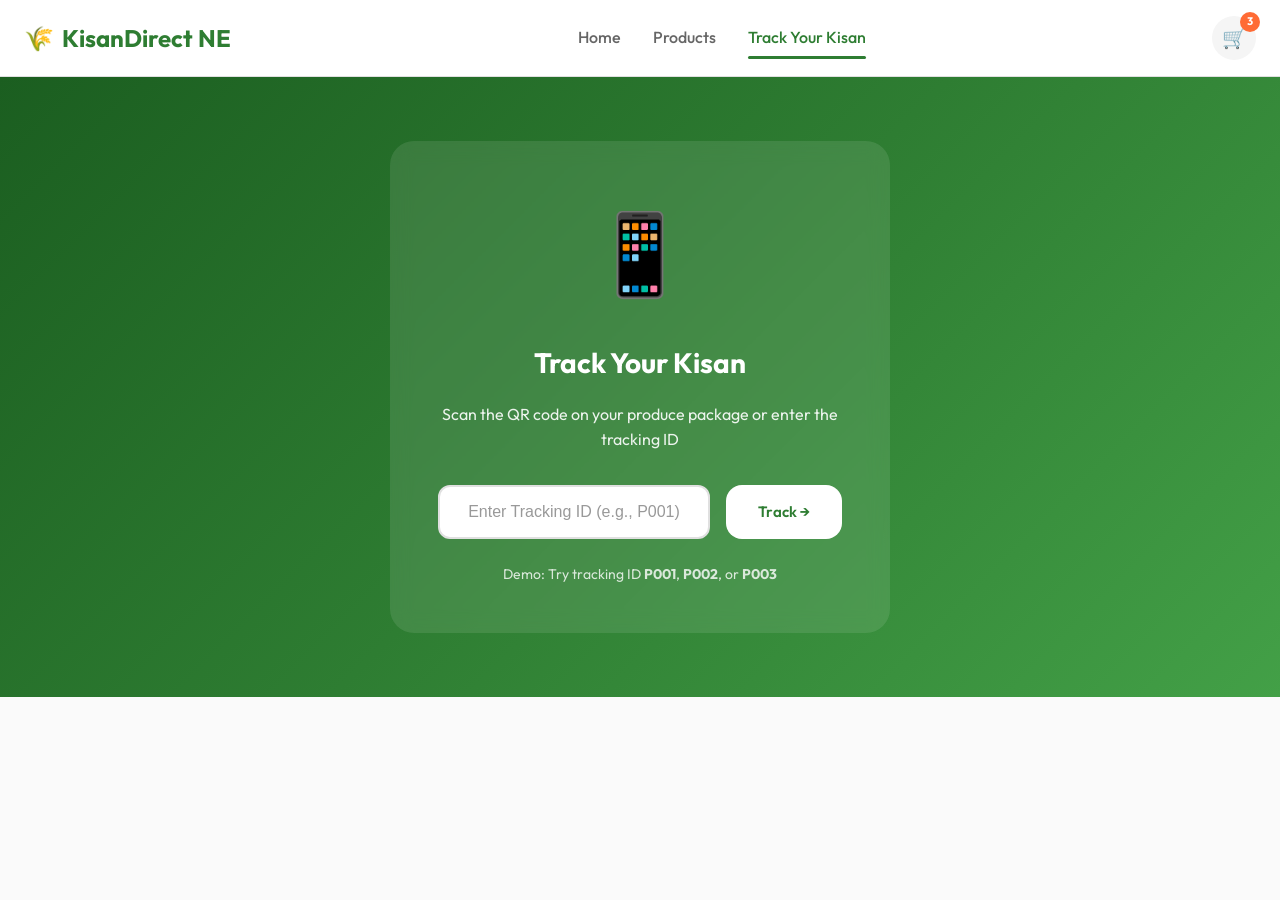
<file: kisan-tracker.html>
<!DOCTYPE html>
<html lang="en">

<head>
    <meta charset="UTF-8">
    <meta name="viewport" content="width=device-width, initial-scale=1.0">
    <title>Kisan Tracker | KisanDirect NE</title>
    <link href="https://fonts.googleapis.com/css2?family=Outfit:wght@300;400;500;600;700;800&display=swap"
        rel="stylesheet">
    <link rel="stylesheet" href="css/styles.css">
    <style>
        .tracker-hero {
            background: var(--gradient-hero);
            color: white;
            padding: var(--space-3xl) 0;
            text-align: center;
        }

        .scan-area {
            max-width: 500px;
            margin: 0 auto;
            background: rgba(255, 255, 255, 0.1);
            border-radius: var(--radius-xl);
            padding: var(--space-2xl);
            backdrop-filter: blur(10px);
        }

        .scan-icon {
            font-size: 80px;
            margin-bottom: var(--space-lg);
            animation: pulse 2s infinite;
        }

        .farmer-profile {
            max-width: 800px;
            margin: calc(-1 * var(--space-3xl)) auto 0;
            position: relative;
            z-index: 10;
        }

        .farmer-header {
            background: var(--bg-card);
            border-radius: var(--radius-xl);
            padding: var(--space-2xl);
            box-shadow: var(--shadow-lg);
            text-align: center;
        }

        .farmer-photo {
            width: 150px;
            height: 150px;
            border-radius: var(--radius-full);
            object-fit: cover;
            border: 5px solid var(--primary);
            margin: calc(-75px - var(--space-lg)) auto var(--space-lg);
        }

        .farmer-name {
            font-size: 28px;
            font-weight: 700;
        }

        .farmer-location {
            color: var(--text-secondary);
            display: flex;
            align-items: center;
            justify-content: center;
            gap: var(--space-xs);
            margin-top: var(--space-xs);
        }

        .farmer-badges-row {
            display: flex;
            justify-content: center;
            gap: var(--space-sm);
            margin-top: var(--space-lg);
            flex-wrap: wrap;
        }

        .farmer-stats-row {
            display: grid;
            grid-template-columns: repeat(4, 1fr);
            gap: var(--space-lg);
            margin-top: var(--space-xl);
            padding-top: var(--space-xl);
            border-top: 1px solid var(--border);
        }

        .farmer-stat {
            text-align: center;
        }

        .farmer-stat-value {
            font-size: 24px;
            font-weight: 700;
            color: var(--primary);
        }

        .farmer-stat-label {
            font-size: 13px;
            color: var(--text-secondary);
        }

        .farmer-bio {
            background: var(--bg-secondary);
            border-radius: var(--radius-lg);
            padding: var(--space-lg);
            margin-top: var(--space-xl);
            font-style: italic;
            color: var(--text-secondary);
            position: relative;
        }

        .farmer-bio::before {
            content: '"';
            font-size: 48px;
            color: var(--primary);
            position: absolute;
            top: 0;
            left: var(--space-md);
            line-height: 1;
        }

        .journey-section {
            background: var(--bg-card);
            border-radius: var(--radius-xl);
            padding: var(--space-2xl);
            margin-top: var(--space-xl);
            box-shadow: var(--shadow-sm);
        }

        .journey-header {
            display: flex;
            align-items: center;
            justify-content: space-between;
            margin-bottom: var(--space-xl);
        }

        .timeline-item {
            position: relative;
            padding-left: var(--space-2xl);
            padding-bottom: var(--space-xl);
        }

        .timeline-item::before {
            content: '';
            position: absolute;
            left: 11px;
            top: 28px;
            bottom: 0;
            width: 2px;
            background: var(--border);
        }

        .timeline-item:last-child::before {
            display: none;
        }

        .timeline-dot {
            position: absolute;
            left: 0;
            width: 24px;
            height: 24px;
            background: var(--primary);
            border-radius: var(--radius-full);
            display: flex;
            align-items: center;
            justify-content: center;
            font-size: 12px;
        }

        .timeline-dot.pending {
            background: var(--border);
        }

        .timeline-content {
            background: var(--bg-secondary);
            border-radius: var(--radius-md);
            padding: var(--space-md);
        }

        .timeline-time {
            font-size: 12px;
            color: var(--text-muted);
            margin-bottom: var(--space-xs);
        }

        .timeline-title {
            font-weight: 600;
        }

        .timeline-desc {
            font-size: 14px;
            color: var(--text-secondary);
        }

        .produces-section {
            margin-top: var(--space-xl);
        }

        .produces-grid {
            display: grid;
            grid-template-columns: repeat(3, 1fr);
            gap: var(--space-md);
            margin-top: var(--space-lg);
        }

        .produce-item {
            background: var(--bg-card);
            border-radius: var(--radius-lg);
            padding: var(--space-lg);
            text-align: center;
            box-shadow: var(--shadow-sm);
            transition: all var(--transition-base);
        }

        .produce-item:hover {
            transform: translateY(-4px);
            box-shadow: var(--shadow-md);
        }

        .produce-icon {
            font-size: 48px;
            margin-bottom: var(--space-sm);
        }

        .map-placeholder {
            background: linear-gradient(135deg, #E8F5E9 0%, #C8E6C9 100%);
            border-radius: var(--radius-lg);
            height: 200px;
            display: flex;
            align-items: center;
            justify-content: center;
            margin-top: var(--space-xl);
        }

        @media (max-width: 768px) {
            .farmer-stats-row {
                grid-template-columns: repeat(2, 1fr);
            }

            .produces-grid {
                grid-template-columns: repeat(2, 1fr);
            }
        }
    </style>
</head>

<body>
    <!-- Navigation -->
    <nav class="nav">
        <div class="container nav-content">
            <a href="index.html" class="nav-logo">
                <span>🌾</span>
                <span>KisanDirect NE</span>
            </a>

            <div class="nav-links">
                <a href="index.html" class="nav-link">Home</a>
                <a href="products.html" class="nav-link">Products</a>
                <a href="kisan-tracker.html" class="nav-link active">Track Your Kisan</a>
            </div>

            <div class="nav-actions">
                <a href="cart.html" class="nav-cart">
                    🛒
                    <span class="nav-cart-count">3</span>
                </a>
            </div>
        </div>
    </nav>

    <!-- Hero / Scan Area -->
    <section class="tracker-hero" id="scanSection">
        <div class="container">
            <div class="scan-area">
                <div class="scan-icon">📱</div>
                <h1 style="font-size: 28px; font-weight: 700; margin-bottom: var(--space-md);">Track Your Kisan</h1>
                <p style="opacity: 0.9; margin-bottom: var(--space-xl);">Scan the QR code on your produce package or
                    enter the tracking ID</p>

                <div style="display: flex; gap: var(--space-md);">
                    <input type="text" class="input" placeholder="Enter Tracking ID (e.g., P001)" id="trackingInput"
                        style="flex: 1; text-align: center; font-size: 16px;">
                    <button class="btn" style="background: white; color: var(--primary);" onclick="trackProduct()">
                        Track →
                    </button>
                </div>

                <p style="margin-top: var(--space-lg); font-size: 14px; opacity: 0.8;">
                    Demo: Try tracking ID <strong>P001</strong>, <strong>P002</strong>, or <strong>P003</strong>
                </p>
            </div>
        </div>
    </section>

    <!-- Farmer Profile (Hidden initially) -->
    <section class="section" id="farmerSection" style="display: none;">
        <div class="container farmer-profile" id="farmerProfile">
            <!-- Loaded by JS -->
        </div>
    </section>

    <script src="js/mock-data.js"></script>
    <script>
        function trackProduct() {
            const input = document.getElementById('trackingInput').value.toUpperCase();
            const productId = input.startsWith('P') ? input : 'P' + input.padStart(3, '0');
            const product = getProductById(productId);

            if (product) {
                showFarmerProfile(product);
            } else {
                alert('Product not found. Try P001, P002, or P003');
            }
        }

        function showFarmerProfile(product) {
            const farmer = getFarmerById(product.farmerId);
            document.getElementById('scanSection').style.display = 'none';
            document.getElementById('farmerSection').style.display = 'block';

            const container = document.getElementById('farmerProfile');
            container.innerHTML = `
                <!-- Header Card -->
                <div class="farmer-header animate-fade-in-up">
                    <img src="${farmer.photo}" alt="${farmer.name}" class="farmer-photo">
                    <h2 class="farmer-name">${farmer.name}</h2>
                    <p class="farmer-location">📍 ${farmer.village}, ${farmer.district} District</p>
                    
                    <div class="farmer-badges-row">
                        ${farmer.certifications.map(c => `<span class="badge badge-verified">✓ ${c}</span>`).join('')}
                        <span class="badge badge-premium">⭐ Top Farmer</span>
                    </div>
                    
                    <div class="farmer-stats-row">
                        <div class="farmer-stat">
                            <div class="farmer-stat-value">${farmer.experience}</div>
                            <div class="farmer-stat-label">Experience</div>
                        </div>
                        <div class="farmer-stat">
                            <div class="farmer-stat-value">${farmer.landSize}</div>
                            <div class="farmer-stat-label">Farm Size</div>
                        </div>
                        <div class="farmer-stat">
                            <div class="farmer-stat-value">⭐ ${farmer.rating}</div>
                            <div class="farmer-stat-label">Rating</div>
                        </div>
                        <div class="farmer-stat">
                            <div class="farmer-stat-value">${farmer.totalOrders}</div>
                            <div class="farmer-stat-label">Orders</div>
                        </div>
                    </div>
                    
                    <div class="farmer-bio">
                        ${farmer.bio}
                    </div>
                </div>
                
                <!-- Product Journey -->
                <div class="journey-section animate-fade-in-up" style="animation-delay: 0.2s;">
                    <div class="journey-header">
                        <div>
                            <h3 style="font-size: 20px; font-weight: 600;">📦 Your ${product.name} Journey</h3>
                            <p style="color: var(--text-secondary); font-size: 14px;">Track ID: KISANDIRECT-${product.id}-${farmer.id}</p>
                        </div>
                        <span class="badge badge-fresh">${product.freshness}</span>
                    </div>
                    
                    <div class="timeline">
                        <div class="timeline-item">
                            <div class="timeline-dot">✓</div>
                            <div class="timeline-content">
                                <div class="timeline-time">Today, 5:30 AM</div>
                                <div class="timeline-title">🌱 Harvested from Farm</div>
                                <div class="timeline-desc">${farmer.name} harvested fresh ${product.name} from the farm in ${farmer.village}</div>
                            </div>
                        </div>
                        <div class="timeline-item">
                            <div class="timeline-dot">✓</div>
                            <div class="timeline-content">
                                <div class="timeline-time">Today, 6:00 AM</div>
                                <div class="timeline-title">✅ Quality Checked</div>
                                <div class="timeline-desc">Passed organic certification and freshness inspection</div>
                            </div>
                        </div>
                        <div class="timeline-item">
                            <div class="timeline-dot">✓</div>
                            <div class="timeline-content">
                                <div class="timeline-time">Today, 6:30 AM</div>
                                <div class="timeline-title">📦 Packed & QR Tagged</div>
                                <div class="timeline-desc">Fresh produce packed with unique QR code for traceability</div>
                            </div>
                        </div>
                        <div class="timeline-item">
                            <div class="timeline-dot">✓</div>
                            <div class="timeline-content">
                                <div class="timeline-time">Today, 7:00 AM</div>
                                <div class="timeline-title">🚚 In Transit</div>
                                <div class="timeline-desc">On the way to Guwahati distribution center</div>
                            </div>
                        </div>
                        <div class="timeline-item">
                            <div class="timeline-dot pending">⏳</div>
                            <div class="timeline-content" style="opacity: 0.6;">
                                <div class="timeline-time">Est. 10:00 AM</div>
                                <div class="timeline-title">🏠 Delivered to You</div>
                                <div class="timeline-desc">Fresh produce at your doorstep!</div>
                            </div>
                        </div>
                    </div>
                </div>
                
                <!-- Map Placeholder -->
                <div class="map-placeholder animate-fade-in-up" style="animation-delay: 0.3s;">
                    <div style="text-align: center;">
                        <div style="font-size: 48px;">🗺️</div>
                        <p style="color: var(--primary-dark);">📍 ${farmer.village}, ${farmer.district} → Your Location</p>
                        <p style="font-size: 13px; color: var(--text-secondary);">~45 km journey</p>
                    </div>
                </div>
                
                <!-- Other Produces -->
                <div class="produces-section animate-fade-in-up" style="animation-delay: 0.4s;">
                    <h3 style="font-size: 20px; font-weight: 600;">🌿 Also from ${farmer.name}'s Farm</h3>
                    <div class="produces-grid">
                        ${farmer.produces.map(p => `
                            <div class="produce-item">
                                <div class="produce-icon">${getProduceIcon(p)}</div>
                                <div style="font-weight: 500;">${p}</div>
                            </div>
                        `).join('')}
                    </div>
                </div>
                
                <!-- Back Button -->
                <div style="text-align: center; margin-top: var(--space-2xl);">
                    <button class="btn btn-secondary" onclick="resetTracker()">← Track Another Product</button>
                    <a href="products.html" class="btn btn-primary">Shop More from ${farmer.name}</a>
                </div>
            `;
        }

        function getProduceIcon(name) {
            const icons = {
                'Kaji Nemu': '🍋', 'Lai Xaak': '🥬', 'Bhoot Jolokia': '🌶️', 'Bhut Jolokia': '🌶️',
                'Paleng Xaak': '🥗', 'Dhekia Xaak': '🌿', 'Mati Kadhi': '🌸',
                "Bird's Eye Chili": '🌶️', 'Tomato': '🍅', 'Cabbage': '🥬',
                'Cauliflower': '🥦', 'Potato': '🥔', 'Onion': '🧅',
                'Robab Tenga': '🍊', 'Komola': '🍊'
            };
            return icons[name] || '🌱';
        }

        function resetTracker() {
            document.getElementById('scanSection').style.display = 'block';
            document.getElementById('farmerSection').style.display = 'none';
            document.getElementById('trackingInput').value = '';
        }

        // Check URL for product ID
        document.addEventListener('DOMContentLoaded', () => {
            const params = new URLSearchParams(window.location.search);
            const productId = params.get('product') || params.get('id');
            if (productId) {
                document.getElementById('trackingInput').value = productId;
                trackProduct();
            }
        });
    </script>
</body>

</html>
</file>
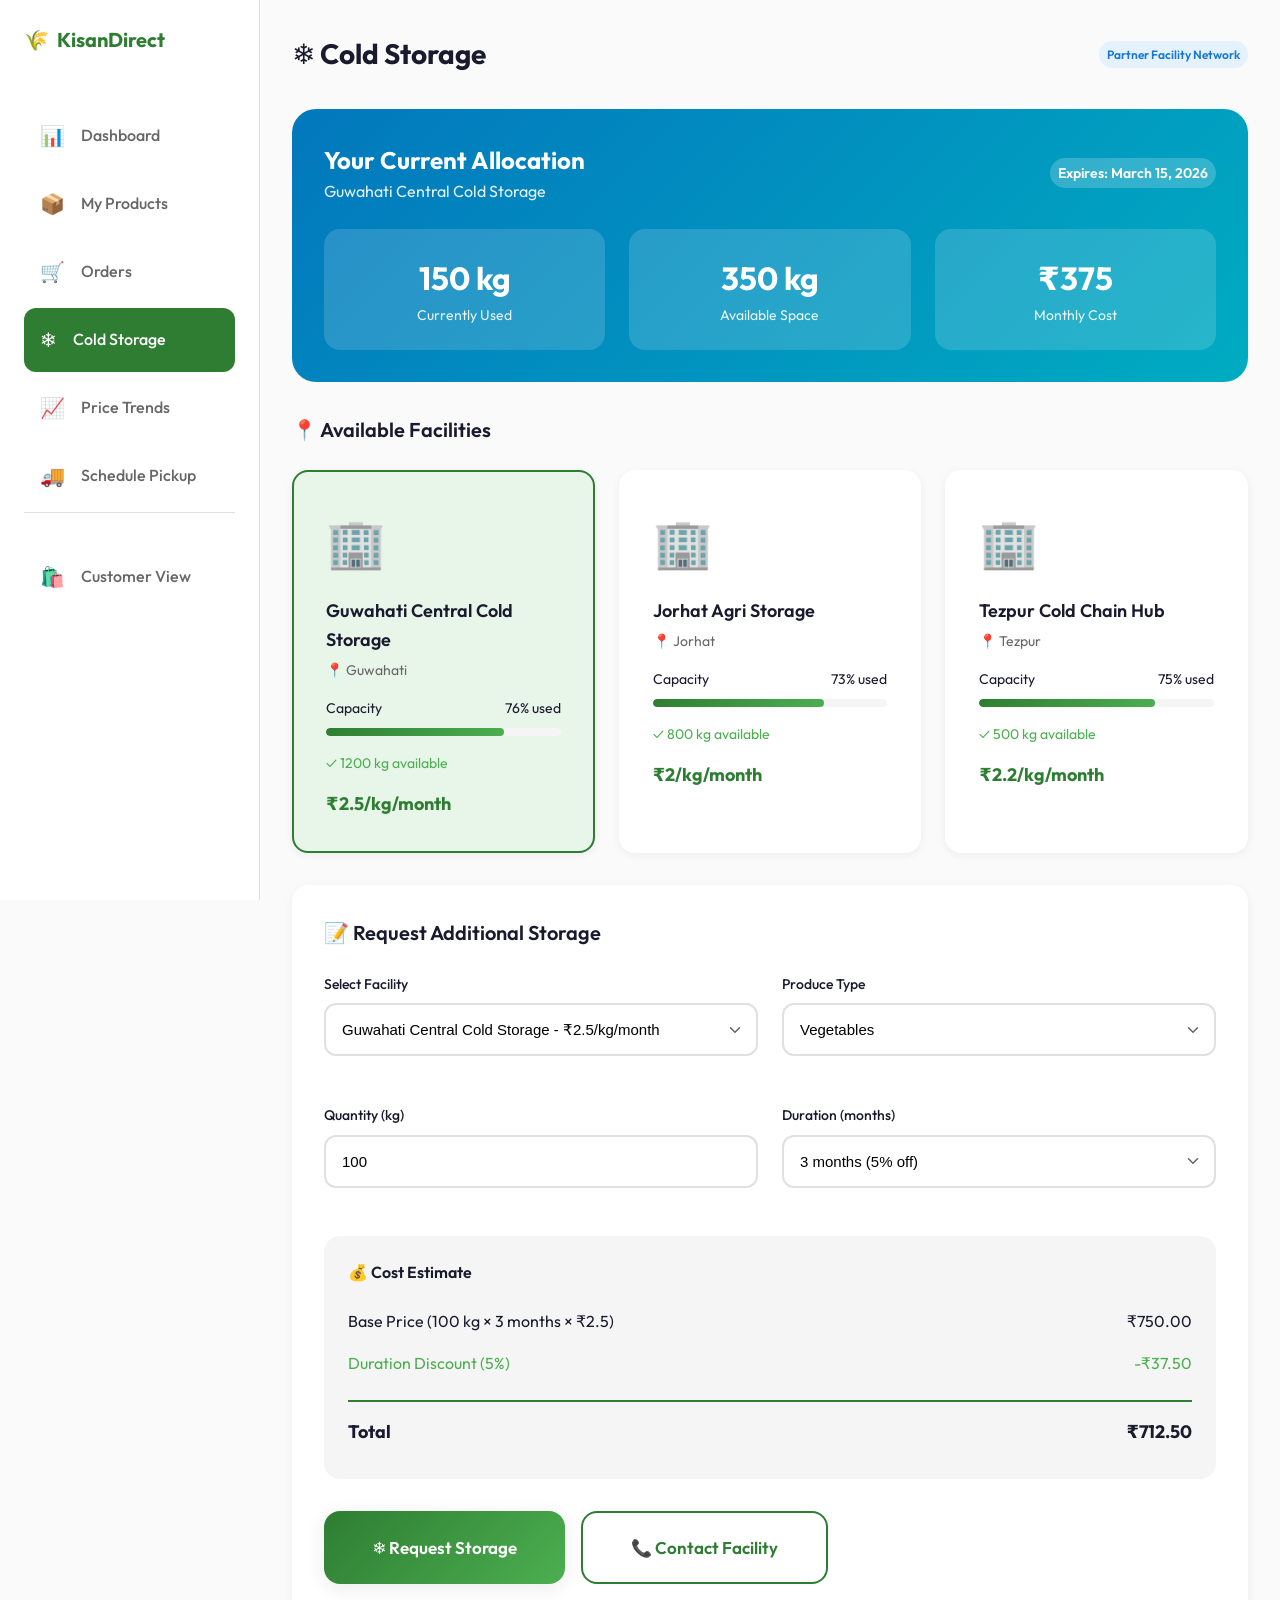
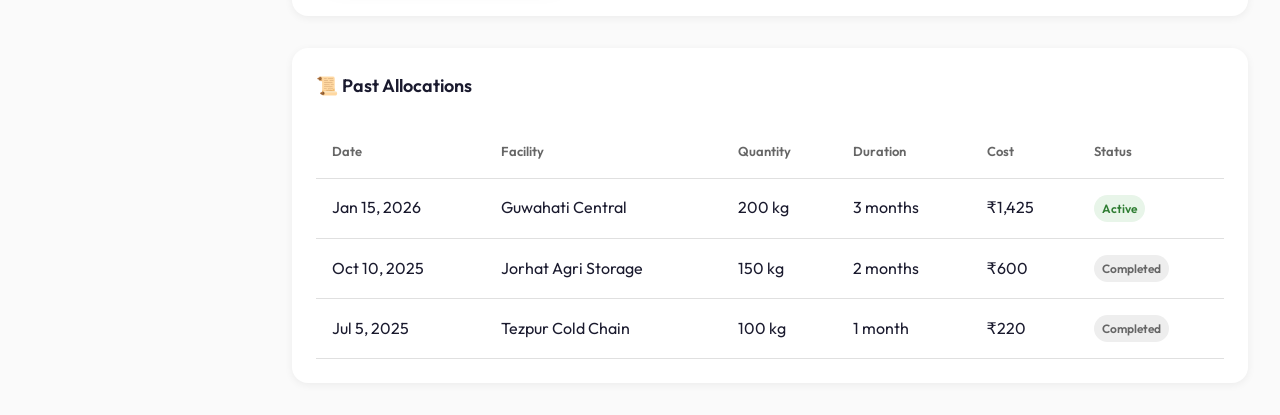
<file: farmer/cold-storage.html>
<!DOCTYPE html>
<html lang="en">

<head>
    <meta charset="UTF-8">
    <meta name="viewport" content="width=device-width, initial-scale=1.0">
    <title>Cold Storage | Farmer Dashboard | KisanDirect NE</title>
    <link href="https://fonts.googleapis.com/css2?family=Outfit:wght@300;400;500;600;700;800&display=swap"
        rel="stylesheet">
    <link rel="stylesheet" href="../css/styles.css">
    <style>
        .cold-hero {
            background: linear-gradient(135deg, #0277BD 0%, #00ACC1 100%);
            color: white;
            border-radius: var(--radius-xl);
            padding: var(--space-xl);
            margin-bottom: var(--space-xl);
        }

        .current-allocation {
            display: grid;
            grid-template-columns: repeat(3, 1fr);
            gap: var(--space-lg);
            margin-top: var(--space-lg);
        }

        .allocation-stat {
            background: rgba(255, 255, 255, 0.15);
            padding: var(--space-lg);
            border-radius: var(--radius-lg);
            text-align: center;
        }

        .allocation-stat-value {
            font-size: 32px;
            font-weight: 700;
        }

        .allocation-stat-label {
            opacity: 0.9;
            font-size: 14px;
        }

        .storage-grid {
            display: grid;
            grid-template-columns: repeat(3, 1fr);
            gap: var(--space-lg);
            margin-bottom: var(--space-xl);
        }

        .storage-card {
            background: var(--bg-card);
            border-radius: var(--radius-lg);
            padding: var(--space-xl);
            box-shadow: var(--shadow-sm);
            border: 2px solid transparent;
            transition: all var(--transition-base);
            cursor: pointer;
        }

        .storage-card:hover {
            border-color: var(--primary);
            transform: translateY(-4px);
        }

        .storage-card.selected {
            border-color: var(--primary);
            background: #E8F5E9;
        }

        .storage-icon {
            font-size: 48px;
            margin-bottom: var(--space-md);
        }

        .storage-name {
            font-size: 18px;
            font-weight: 600;
            margin-bottom: var(--space-xs);
        }

        .storage-location {
            color: var(--text-secondary);
            font-size: 14px;
            margin-bottom: var(--space-md);
        }

        .storage-capacity {
            display: flex;
            justify-content: space-between;
            font-size: 14px;
            margin-bottom: var(--space-sm);
        }

        .capacity-bar {
            height: 8px;
            background: var(--bg-secondary);
            border-radius: var(--radius-full);
            overflow: hidden;
        }

        .capacity-fill {
            height: 100%;
            background: var(--gradient-primary);
            border-radius: var(--radius-full);
        }

        .storage-price {
            margin-top: var(--space-md);
            font-size: 18px;
            font-weight: 700;
            color: var(--primary);
        }

        .request-form {
            background: var(--bg-card);
            border-radius: var(--radius-lg);
            padding: var(--space-xl);
            box-shadow: var(--shadow-sm);
        }

        .form-grid {
            display: grid;
            grid-template-columns: repeat(2, 1fr);
            gap: var(--space-lg);
        }

        .price-calculator {
            background: var(--bg-secondary);
            border-radius: var(--radius-lg);
            padding: var(--space-lg);
            margin-top: var(--space-lg);
        }

        .price-row {
            display: flex;
            justify-content: space-between;
            padding: var(--space-sm) 0;
        }

        .price-row.total {
            border-top: 2px solid var(--primary);
            margin-top: var(--space-md);
            padding-top: var(--space-md);
            font-weight: 700;
            font-size: 18px;
        }

        .history-table {
            width: 100%;
            border-collapse: collapse;
        }

        .history-table th,
        .history-table td {
            padding: var(--space-md);
            text-align: left;
            border-bottom: 1px solid var(--border);
        }

        .history-table th {
            font-weight: 600;
            color: var(--text-secondary);
            font-size: 13px;
        }
    </style>
</head>

<body>
    <div class="dashboard">
        <!-- Sidebar -->
        <aside class="sidebar">
            <div class="sidebar-logo">
                <span>🌾</span>
                <span>KisanDirect</span>
            </div>

            <ul class="sidebar-menu">
                <li class="sidebar-item">
                    <a href="dashboard.html" class="sidebar-link">
                        <span class="icon">📊</span>
                        <span>Dashboard</span>
                    </a>
                </li>
                <li class="sidebar-item">
                    <a href="#" class="sidebar-link">
                        <span class="icon">📦</span>
                        <span>My Products</span>
                    </a>
                </li>
                <li class="sidebar-item">
                    <a href="#" class="sidebar-link">
                        <span class="icon">🛒</span>
                        <span>Orders</span>
                    </a>
                </li>
                <li class="sidebar-item">
                    <a href="cold-storage.html" class="sidebar-link active">
                        <span class="icon">❄️</span>
                        <span>Cold Storage</span>
                    </a>
                </li>
                <li class="sidebar-item">
                    <a href="price-trends.html" class="sidebar-link">
                        <span class="icon">📈</span>
                        <span>Price Trends</span>
                    </a>
                </li>
                <li class="sidebar-item">
                    <a href="pickup.html" class="sidebar-link">
                        <span class="icon">🚚</span>
                        <span>Schedule Pickup</span>
                    </a>
                </li>
            </ul>

            <div style="margin-top: auto; padding-top: var(--space-xl); border-top: 1px solid var(--border);">
                <a href="../index.html" class="sidebar-link">
                    <span class="icon">🛍️</span>
                    <span>Customer View</span>
                </a>
            </div>
        </aside>

        <!-- Main Content -->
        <main class="main-content">
            <div class="page-header">
                <h1 class="page-title">❄️ Cold Storage</h1>
                <span class="badge badge-verified">Partner Facility Network</span>
            </div>

            <!-- Current Allocation -->
            <div class="cold-hero animate-fade-in">
                <div class="flex justify-between items-center">
                    <div>
                        <h2 style="font-size: 24px; font-weight: 700;">Your Current Allocation</h2>
                        <p style="opacity: 0.9;">Guwahati Central Cold Storage</p>
                    </div>
                    <span class="badge" style="background: rgba(255,255,255,0.2); color: white; font-size: 14px;">
                        Expires: March 15, 2026
                    </span>
                </div>

                <div class="current-allocation">
                    <div class="allocation-stat">
                        <div class="allocation-stat-value">150 kg</div>
                        <div class="allocation-stat-label">Currently Used</div>
                    </div>
                    <div class="allocation-stat">
                        <div class="allocation-stat-value">350 kg</div>
                        <div class="allocation-stat-label">Available Space</div>
                    </div>
                    <div class="allocation-stat">
                        <div class="allocation-stat-value">₹375</div>
                        <div class="allocation-stat-label">Monthly Cost</div>
                    </div>
                </div>
            </div>

            <!-- Available Facilities -->
            <h3 style="font-size: 20px; font-weight: 600; margin-bottom: var(--space-lg);">📍 Available Facilities</h3>

            <div class="storage-grid stagger" id="facilitiesGrid">
                <!-- Loaded by JS -->
            </div>

            <!-- Request Form -->
            <div class="request-form animate-fade-in-up">
                <h3 style="font-size: 20px; font-weight: 600; margin-bottom: var(--space-lg);">📝 Request Additional
                    Storage</h3>

                <div class="form-grid">
                    <div class="input-group">
                        <label class="input-label">Select Facility</label>
                        <select class="input select" id="facilitySelect" onchange="calculatePrice()">
                            <option value="guwahati">Guwahati Central Cold Storage - ₹2.5/kg/month</option>
                            <option value="jorhat">Jorhat Agri Storage - ₹2.0/kg/month</option>
                            <option value="tezpur">Tezpur Cold Chain Hub - ₹2.2/kg/month</option>
                        </select>
                    </div>

                    <div class="input-group">
                        <label class="input-label">Produce Type</label>
                        <select class="input select">
                            <option>Vegetables</option>
                            <option>Fruits</option>
                            <option>Leafy Greens</option>
                            <option>Spices</option>
                        </select>
                    </div>

                    <div class="input-group">
                        <label class="input-label">Quantity (kg)</label>
                        <input type="number" class="input" value="100" id="quantityInput" onchange="calculatePrice()">
                    </div>

                    <div class="input-group">
                        <label class="input-label">Duration (months)</label>
                        <select class="input select" id="durationSelect" onchange="calculatePrice()">
                            <option value="1">1 month</option>
                            <option value="3" selected>3 months (5% off)</option>
                            <option value="6">6 months (10% off)</option>
                            <option value="12">12 months (15% off)</option>
                        </select>
                    </div>
                </div>

                <!-- Price Calculator -->
                <div class="price-calculator">
                    <h4 style="font-weight: 600; margin-bottom: var(--space-md);">💰 Cost Estimate</h4>
                    <div class="price-row">
                        <span>Base Price (100 kg × 3 months × ₹2.5)</span>
                        <span id="basePrice">₹750</span>
                    </div>
                    <div class="price-row" style="color: var(--success);">
                        <span>Duration Discount (5%)</span>
                        <span id="discount">-₹37.50</span>
                    </div>
                    <div class="price-row total">
                        <span>Total</span>
                        <span id="totalPrice">₹712.50</span>
                    </div>
                </div>

                <div class="flex gap-md mt-xl">
                    <button class="btn btn-primary btn-lg" onclick="submitRequest()">
                        ❄️ Request Storage
                    </button>
                    <button class="btn btn-secondary btn-lg">
                        📞 Contact Facility
                    </button>
                </div>
            </div>

            <!-- Past Requests -->
            <div class="card mt-xl animate-fade-in-up">
                <div class="card-body">
                    <h3 style="font-size: 18px; font-weight: 600; margin-bottom: var(--space-lg);">📜 Past Allocations
                    </h3>

                    <table class="history-table">
                        <thead>
                            <tr>
                                <th>Date</th>
                                <th>Facility</th>
                                <th>Quantity</th>
                                <th>Duration</th>
                                <th>Cost</th>
                                <th>Status</th>
                            </tr>
                        </thead>
                        <tbody>
                            <tr>
                                <td>Jan 15, 2026</td>
                                <td>Guwahati Central</td>
                                <td>200 kg</td>
                                <td>3 months</td>
                                <td>₹1,425</td>
                                <td><span class="badge badge-organic">Active</span></td>
                            </tr>
                            <tr>
                                <td>Oct 10, 2025</td>
                                <td>Jorhat Agri Storage</td>
                                <td>150 kg</td>
                                <td>2 months</td>
                                <td>₹600</td>
                                <td><span class="badge" style="background: #EEEEEE; color: #666;">Completed</span></td>
                            </tr>
                            <tr>
                                <td>Jul 5, 2025</td>
                                <td>Tezpur Cold Chain</td>
                                <td>100 kg</td>
                                <td>1 month</td>
                                <td>₹220</td>
                                <td><span class="badge" style="background: #EEEEEE; color: #666;">Completed</span></td>
                            </tr>
                        </tbody>
                    </table>
                </div>
            </div>
        </main>
    </div>

    <script src="../js/mock-data.js"></script>
    <script>
        function loadFacilities() {
            const container = document.getElementById('facilitiesGrid');
            container.innerHTML = MOCK_DATA.coldStorage.facilities.map((facility, index) => {
                const usedPercent = ((facility.capacity - facility.available) / facility.capacity * 100).toFixed(0);
                return `
                    <div class="storage-card ${index === 0 ? 'selected' : ''}" onclick="selectFacility(this, ${index})">
                        <div class="storage-icon">🏢</div>
                        <h3 class="storage-name">${facility.name}</h3>
                        <p class="storage-location">📍 ${facility.location}</p>
                        
                        <div class="storage-capacity">
                            <span>Capacity</span>
                            <span>${usedPercent}% used</span>
                        </div>
                        <div class="capacity-bar">
                            <div class="capacity-fill" style="width: ${usedPercent}%;"></div>
                        </div>
                        
                        <div style="margin-top: var(--space-md); font-size: 14px;">
                            <span style="color: var(--success);">✓ ${facility.available} kg available</span>
                        </div>
                        
                        <div class="storage-price">₹${facility.pricePerKg}/kg/month</div>
                    </div>
                `;
            }).join('');
        }

        function selectFacility(element, index) {
            document.querySelectorAll('.storage-card').forEach(el => el.classList.remove('selected'));
            element.classList.add('selected');
            calculatePrice();
        }

        function calculatePrice() {
            const prices = { guwahati: 2.5, jorhat: 2.0, tezpur: 2.2 };
            const discounts = { 1: 0, 3: 0.05, 6: 0.10, 12: 0.15 };

            const facility = document.getElementById('facilitySelect').value;
            const quantity = parseInt(document.getElementById('quantityInput').value) || 100;
            const duration = parseInt(document.getElementById('durationSelect').value) || 3;

            const pricePerKg = prices[facility];
            const basePrice = quantity * duration * pricePerKg;
            const discountRate = discounts[duration];
            const discountAmount = basePrice * discountRate;
            const total = basePrice - discountAmount;

            document.getElementById('basePrice').textContent = `₹${basePrice.toFixed(2)}`;
            document.getElementById('discount').textContent = `-₹${discountAmount.toFixed(2)}`;
            document.getElementById('totalPrice').textContent = `₹${total.toFixed(2)}`;
        }

        function submitRequest() {
            alert('✅ Storage request submitted successfully!\n\nYou will receive a confirmation SMS within 2 hours. Your produce can be stored starting tomorrow.');
        }

        document.addEventListener('DOMContentLoaded', () => {
            loadFacilities();
            calculatePrice();
        });
    </script>
</body>

</html>
</file>
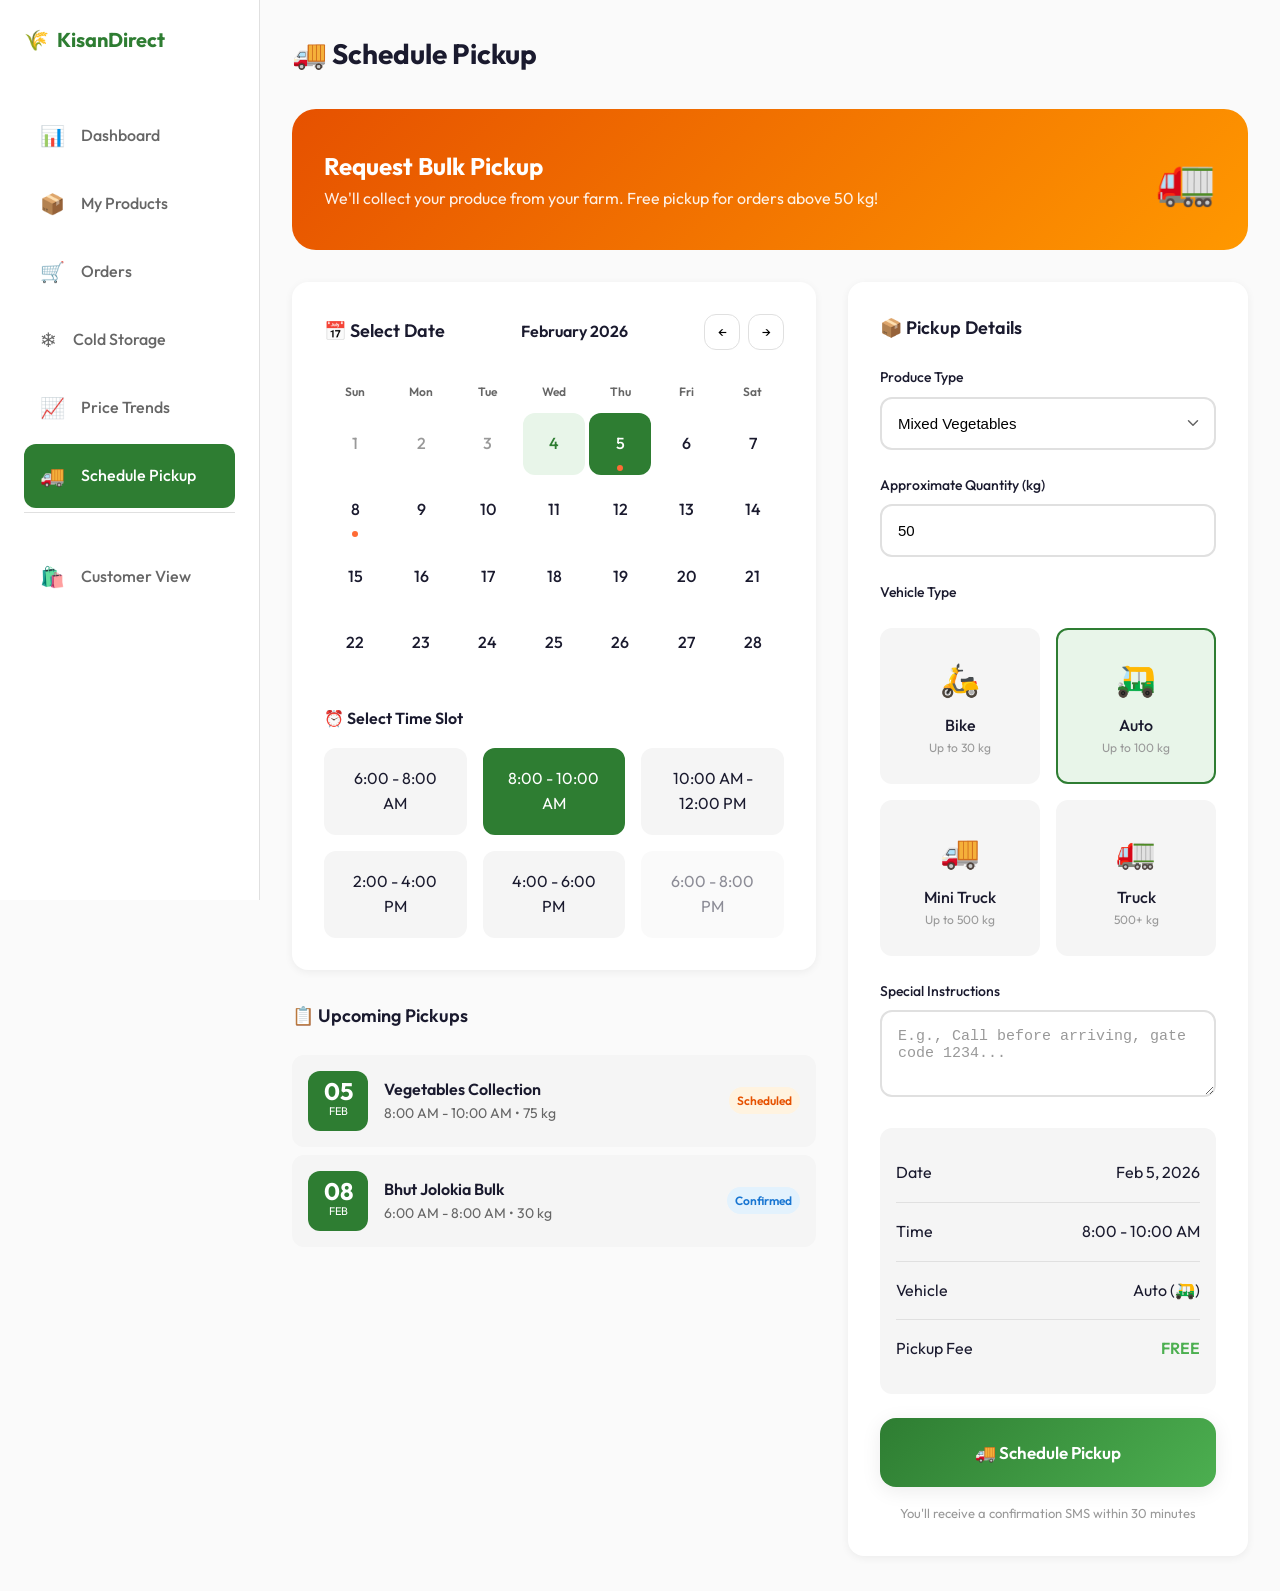
<file: farmer/pickup.html>
<!DOCTYPE html>
<html lang="en">

<head>
    <meta charset="UTF-8">
    <meta name="viewport" content="width=device-width, initial-scale=1.0">
    <title>Schedule Pickup | Farmer Dashboard | KisanDirect NE</title>
    <link href="https://fonts.googleapis.com/css2?family=Outfit:wght@300;400;500;600;700;800&display=swap"
        rel="stylesheet">
    <link rel="stylesheet" href="../css/styles.css">
    <style>
        .pickup-hero {
            background: linear-gradient(135deg, #E65100 0%, #FF9800 100%);
            color: white;
            border-radius: var(--radius-xl);
            padding: var(--space-xl);
            margin-bottom: var(--space-xl);
        }

        .pickup-grid {
            display: grid;
            grid-template-columns: 1fr 400px;
            gap: var(--space-xl);
            align-items: start;
        }

        .calendar-container {
            background: var(--bg-card);
            border-radius: var(--radius-lg);
            padding: var(--space-xl);
            box-shadow: var(--shadow-sm);
        }

        .calendar-header {
            display: flex;
            justify-content: space-between;
            align-items: center;
            margin-bottom: var(--space-lg);
        }

        .calendar-nav {
            display: flex;
            gap: var(--space-sm);
        }

        .calendar-nav button {
            width: 36px;
            height: 36px;
            border: 1px solid var(--border);
            border-radius: var(--radius-md);
            display: flex;
            align-items: center;
            justify-content: center;
            cursor: pointer;
            transition: all var(--transition-fast);
        }

        .calendar-nav button:hover {
            border-color: var(--primary);
            color: var(--primary);
        }

        .calendar-grid {
            display: grid;
            grid-template-columns: repeat(7, 1fr);
            gap: var(--space-xs);
        }

        .calendar-day-header {
            text-align: center;
            font-size: 12px;
            font-weight: 600;
            color: var(--text-secondary);
            padding: var(--space-sm);
        }

        .calendar-day {
            aspect-ratio: 1;
            display: flex;
            align-items: center;
            justify-content: center;
            border-radius: var(--radius-md);
            cursor: pointer;
            font-weight: 500;
            transition: all var(--transition-fast);
            position: relative;
        }

        .calendar-day:hover:not(.disabled) {
            background: var(--bg-secondary);
        }

        .calendar-day.disabled {
            color: var(--text-muted);
            cursor: not-allowed;
        }

        .calendar-day.today {
            background: #E8F5E9;
            color: var(--primary);
        }

        .calendar-day.selected {
            background: var(--primary);
            color: white;
        }

        .calendar-day.has-pickup::after {
            content: '';
            position: absolute;
            bottom: 4px;
            width: 6px;
            height: 6px;
            background: var(--secondary);
            border-radius: var(--radius-full);
        }

        .time-slots {
            margin-top: var(--space-xl);
        }

        .time-slot-grid {
            display: grid;
            grid-template-columns: repeat(3, 1fr);
            gap: var(--space-md);
            margin-top: var(--space-md);
        }

        .time-slot {
            padding: var(--space-md);
            background: var(--bg-secondary);
            border-radius: var(--radius-md);
            text-align: center;
            cursor: pointer;
            border: 2px solid transparent;
            transition: all var(--transition-fast);
        }

        .time-slot:hover {
            border-color: var(--primary);
        }

        .time-slot.selected {
            background: var(--primary);
            color: white;
            border-color: var(--primary);
        }

        .time-slot.unavailable {
            opacity: 0.5;
            cursor: not-allowed;
        }

        .summary-card {
            background: var(--bg-card);
            border-radius: var(--radius-lg);
            padding: var(--space-xl);
            box-shadow: var(--shadow-sm);
            position: sticky;
            top: var(--space-xl);
        }

        .summary-row {
            display: flex;
            justify-content: space-between;
            padding: var(--space-md) 0;
            border-bottom: 1px solid var(--border);
        }

        .summary-row:last-of-type {
            border-bottom: none;
        }

        .vehicle-options {
            display: grid;
            grid-template-columns: repeat(2, 1fr);
            gap: var(--space-md);
            margin: var(--space-lg) 0;
        }

        .vehicle-option {
            padding: var(--space-lg);
            background: var(--bg-secondary);
            border-radius: var(--radius-md);
            text-align: center;
            cursor: pointer;
            border: 2px solid transparent;
            transition: all var(--transition-fast);
        }

        .vehicle-option:hover {
            border-color: var(--primary);
        }

        .vehicle-option.selected {
            border-color: var(--primary);
            background: #E8F5E9;
        }

        .vehicle-icon {
            font-size: 32px;
            margin-bottom: var(--space-sm);
        }

        .upcoming-pickups {
            margin-top: var(--space-xl);
        }

        .pickup-item {
            display: flex;
            align-items: center;
            gap: var(--space-md);
            padding: var(--space-md);
            background: var(--bg-secondary);
            border-radius: var(--radius-md);
            margin-bottom: var(--space-sm);
        }

        .pickup-date {
            width: 60px;
            height: 60px;
            background: var(--primary);
            color: white;
            border-radius: var(--radius-md);
            text-align: center;
            padding: var(--space-sm);
        }

        .pickup-date .day {
            font-size: 24px;
            font-weight: 700;
            line-height: 1;
        }

        .pickup-date .month {
            font-size: 11px;
            text-transform: uppercase;
        }

        @media (max-width: 1024px) {
            .pickup-grid {
                grid-template-columns: 1fr;
            }

            .summary-card {
                position: static;
            }
        }
    </style>
</head>

<body>
    <div class="dashboard">
        <!-- Sidebar -->
        <aside class="sidebar">
            <div class="sidebar-logo">
                <span>🌾</span>
                <span>KisanDirect</span>
            </div>

            <ul class="sidebar-menu">
                <li class="sidebar-item">
                    <a href="dashboard.html" class="sidebar-link">
                        <span class="icon">📊</span>
                        <span>Dashboard</span>
                    </a>
                </li>
                <li class="sidebar-item">
                    <a href="#" class="sidebar-link">
                        <span class="icon">📦</span>
                        <span>My Products</span>
                    </a>
                </li>
                <li class="sidebar-item">
                    <a href="#" class="sidebar-link">
                        <span class="icon">🛒</span>
                        <span>Orders</span>
                    </a>
                </li>
                <li class="sidebar-item">
                    <a href="cold-storage.html" class="sidebar-link">
                        <span class="icon">❄️</span>
                        <span>Cold Storage</span>
                    </a>
                </li>
                <li class="sidebar-item">
                    <a href="price-trends.html" class="sidebar-link">
                        <span class="icon">📈</span>
                        <span>Price Trends</span>
                    </a>
                </li>
                <li class="sidebar-item">
                    <a href="pickup.html" class="sidebar-link active">
                        <span class="icon">🚚</span>
                        <span>Schedule Pickup</span>
                    </a>
                </li>
            </ul>

            <div style="margin-top: auto; padding-top: var(--space-xl); border-top: 1px solid var(--border);">
                <a href="../index.html" class="sidebar-link">
                    <span class="icon">🛍️</span>
                    <span>Customer View</span>
                </a>
            </div>
        </aside>

        <!-- Main Content -->
        <main class="main-content">
            <div class="page-header">
                <h1 class="page-title">🚚 Schedule Pickup</h1>
            </div>

            <!-- Hero -->
            <div class="pickup-hero animate-fade-in">
                <div class="flex justify-between items-center">
                    <div>
                        <h2 style="font-size: 24px; font-weight: 700;">Request Bulk Pickup</h2>
                        <p style="opacity: 0.9;">We'll collect your produce from your farm. Free pickup for orders above
                            50 kg!</p>
                    </div>
                    <div style="font-size: 48px;">🚛</div>
                </div>
            </div>

            <div class="pickup-grid">
                <!-- Calendar & Time Selection -->
                <div>
                    <div class="calendar-container animate-fade-in-up">
                        <div class="calendar-header">
                            <h3 style="font-size: 18px; font-weight: 600;">📅 Select Date</h3>
                            <div style="font-weight: 600;" id="currentMonth">February 2026</div>
                            <div class="calendar-nav">
                                <button onclick="changeMonth(-1)">←</button>
                                <button onclick="changeMonth(1)">→</button>
                            </div>
                        </div>

                        <div class="calendar-grid" id="calendarGrid">
                            <!-- Generated by JS -->
                        </div>

                        <!-- Time Slots -->
                        <div class="time-slots">
                            <h4 style="font-weight: 600;">⏰ Select Time Slot</h4>
                            <div class="time-slot-grid">
                                <div class="time-slot" onclick="selectTime(this, '6:00 - 8:00 AM')">
                                    6:00 - 8:00 AM
                                </div>
                                <div class="time-slot selected" onclick="selectTime(this, '8:00 - 10:00 AM')">
                                    8:00 - 10:00 AM
                                </div>
                                <div class="time-slot" onclick="selectTime(this, '10:00 AM - 12:00 PM')">
                                    10:00 AM - 12:00 PM
                                </div>
                                <div class="time-slot" onclick="selectTime(this, '2:00 - 4:00 PM')">
                                    2:00 - 4:00 PM
                                </div>
                                <div class="time-slot" onclick="selectTime(this, '4:00 - 6:00 PM')">
                                    4:00 - 6:00 PM
                                </div>
                                <div class="time-slot unavailable" title="Not available">
                                    6:00 - 8:00 PM
                                </div>
                            </div>
                        </div>
                    </div>

                    <!-- Upcoming Pickups -->
                    <div class="upcoming-pickups animate-fade-in-up" style="animation-delay: 0.2s;">
                        <h3 style="font-size: 18px; font-weight: 600; margin-bottom: var(--space-lg);">📋 Upcoming
                            Pickups</h3>

                        <div class="pickup-item">
                            <div class="pickup-date">
                                <div class="day">05</div>
                                <div class="month">Feb</div>
                            </div>
                            <div style="flex: 1;">
                                <div style="font-weight: 600;">Vegetables Collection</div>
                                <div style="font-size: 14px; color: var(--text-secondary);">8:00 AM - 10:00 AM • 75 kg
                                </div>
                            </div>
                            <span class="badge badge-fresh">Scheduled</span>
                        </div>

                        <div class="pickup-item">
                            <div class="pickup-date">
                                <div class="day">08</div>
                                <div class="month">Feb</div>
                            </div>
                            <div style="flex: 1;">
                                <div style="font-weight: 600;">Bhut Jolokia Bulk</div>
                                <div style="font-size: 14px; color: var(--text-secondary);">6:00 AM - 8:00 AM • 30 kg
                                </div>
                            </div>
                            <span class="badge badge-verified">Confirmed</span>
                        </div>
                    </div>
                </div>

                <!-- Summary Card -->
                <div class="summary-card animate-fade-in-up" style="animation-delay: 0.1s;">
                    <h3 style="font-size: 18px; font-weight: 600; margin-bottom: var(--space-lg);">📦 Pickup Details
                    </h3>

                    <div class="input-group">
                        <label class="input-label">Produce Type</label>
                        <select class="input select">
                            <option>Mixed Vegetables</option>
                            <option>Leafy Greens</option>
                            <option>Bhut Jolokia</option>
                            <option>Fruits</option>
                        </select>
                    </div>

                    <div class="input-group">
                        <label class="input-label">Approximate Quantity (kg)</label>
                        <input type="number" class="input" value="50" id="quantityInput">
                    </div>

                    <div class="input-group">
                        <label class="input-label">Vehicle Type</label>
                        <div class="vehicle-options">
                            <div class="vehicle-option" onclick="selectVehicle(this)">
                                <div class="vehicle-icon">🛵</div>
                                <div style="font-weight: 500;">Bike</div>
                                <div style="font-size: 12px; color: var(--text-muted);">Up to 30 kg</div>
                            </div>
                            <div class="vehicle-option selected" onclick="selectVehicle(this)">
                                <div class="vehicle-icon">🛺</div>
                                <div style="font-weight: 500;">Auto</div>
                                <div style="font-size: 12px; color: var(--text-muted);">Up to 100 kg</div>
                            </div>
                            <div class="vehicle-option" onclick="selectVehicle(this)">
                                <div class="vehicle-icon">🚚</div>
                                <div style="font-weight: 500;">Mini Truck</div>
                                <div style="font-size: 12px; color: var(--text-muted);">Up to 500 kg</div>
                            </div>
                            <div class="vehicle-option" onclick="selectVehicle(this)">
                                <div class="vehicle-icon">🚛</div>
                                <div style="font-weight: 500;">Truck</div>
                                <div style="font-size: 12px; color: var(--text-muted);">500+ kg</div>
                            </div>
                        </div>
                    </div>

                    <div class="input-group">
                        <label class="input-label">Special Instructions</label>
                        <textarea class="input" rows="3"
                            placeholder="E.g., Call before arriving, gate code 1234..."></textarea>
                    </div>

                    <!-- Summary -->
                    <div
                        style="background: var(--bg-secondary); border-radius: var(--radius-md); padding: var(--space-md); margin: var(--space-lg) 0;">
                        <div class="summary-row">
                            <span>Date</span>
                            <span id="selectedDate">Feb 5, 2026</span>
                        </div>
                        <div class="summary-row">
                            <span>Time</span>
                            <span id="selectedTime">8:00 - 10:00 AM</span>
                        </div>
                        <div class="summary-row">
                            <span>Vehicle</span>
                            <span>Auto (🛺)</span>
                        </div>
                        <div class="summary-row">
                            <span>Pickup Fee</span>
                            <span style="color: var(--success); font-weight: 600;">FREE</span>
                        </div>
                    </div>

                    <button class="btn btn-primary btn-lg w-full" onclick="schedulePickup()">
                        🚚 Schedule Pickup
                    </button>

                    <p
                        style="text-align: center; font-size: 13px; color: var(--text-muted); margin-top: var(--space-md);">
                        You'll receive a confirmation SMS within 30 minutes
                    </p>
                </div>
            </div>
        </main>
    </div>

    <script>
        let selectedDay = 5;
        let selectedTimeSlot = '8:00 - 10:00 AM';

        function generateCalendar() {
            const grid = document.getElementById('calendarGrid');
            const days = ['Sun', 'Mon', 'Tue', 'Wed', 'Thu', 'Fri', 'Sat'];

            // Day headers
            let html = days.map(d => `<div class="calendar-day-header">${d}</div>`).join('');

            // Empty cells for first week (Feb 2026 starts on Sunday)
            // Feb 2026 days
            for (let i = 1; i <= 28; i++) {
                const isToday = i === 4;
                const isSelected = i === selectedDay;
                const isPast = i < 4;
                const hasPickup = i === 5 || i === 8;

                html += `
                    <div class="calendar-day ${isToday ? 'today' : ''} ${isSelected ? 'selected' : ''} ${isPast ? 'disabled' : ''} ${hasPickup ? 'has-pickup' : ''}"
                         onclick="${!isPast ? `selectDay(${i})` : ''}">
                        ${i}
                    </div>
                `;
            }

            grid.innerHTML = html;
        }

        function selectDay(day) {
            selectedDay = day;
            generateCalendar();
            document.getElementById('selectedDate').textContent = `Feb ${day}, 2026`;
        }

        function selectTime(element, time) {
            if (element.classList.contains('unavailable')) return;
            document.querySelectorAll('.time-slot').forEach(el => el.classList.remove('selected'));
            element.classList.add('selected');
            selectedTimeSlot = time;
            document.getElementById('selectedTime').textContent = time;
        }

        function selectVehicle(element) {
            document.querySelectorAll('.vehicle-option').forEach(el => el.classList.remove('selected'));
            element.classList.add('selected');
        }

        function changeMonth(delta) {
            alert('Calendar navigation is a demo feature. Only February 2026 is available.');
        }

        function schedulePickup() {
            const quantity = document.getElementById('quantityInput').value;
            alert(`✅ Pickup scheduled successfully!\n\nDate: Feb ${selectedDay}, 2026\nTime: ${selectedTimeSlot}\nQuantity: ${quantity} kg\n\nOur driver will call you 30 minutes before arrival.`);
        }

        document.addEventListener('DOMContentLoaded', generateCalendar);
    </script>
</body>

</html>
</file>
<file: css/styles.css>
/* KisanDirect NE - Premium Design System */

:root {
    /* Brand Colors */
    --primary: #2E7D32;
    --primary-dark: #1B5E20;
    --primary-light: #4CAF50;
    --secondary: #FF6B35;
    --accent: #1976D2;
    
    /* Neutrals */
    --bg-primary: #FAFAFA;
    --bg-secondary: #F5F5F5;
    --bg-card: #FFFFFF;
    --text-primary: #1A1A2E;
    --text-secondary: #666666;
    --text-muted: #999999;
    --border: #E0E0E0;
    
    /* Status Colors */
    --success: #4CAF50;
    --warning: #FF9800;
    --error: #F44336;
    --info: #2196F3;
    
    /* Gradients */
    --gradient-primary: linear-gradient(135deg, #2E7D32 0%, #4CAF50 100%);
    --gradient-hero: linear-gradient(135deg, #1B5E20 0%, #2E7D32 50%, #43A047 100%);
    --gradient-orange: linear-gradient(135deg, #FF6B35 0%, #F7931E 100%);
    --gradient-card: linear-gradient(180deg, rgba(255,255,255,0) 0%, rgba(0,0,0,0.03) 100%);
    
    /* Shadows */
    --shadow-sm: 0 2px 8px rgba(0,0,0,0.06);
    --shadow-md: 0 4px 20px rgba(0,0,0,0.08);
    --shadow-lg: 0 10px 40px rgba(0,0,0,0.12);
    --shadow-glow: 0 0 30px rgba(46,125,50,0.2);
    
    /* Typography */
    --font-primary: 'Outfit', 'Inter', system-ui, sans-serif;
    --font-display: 'Outfit', sans-serif;
    
    /* Spacing */
    --space-xs: 4px;
    --space-sm: 8px;
    --space-md: 16px;
    --space-lg: 24px;
    --space-xl: 32px;
    --space-2xl: 48px;
    --space-3xl: 64px;
    
    /* Border Radius */
    --radius-sm: 8px;
    --radius-md: 12px;
    --radius-lg: 16px;
    --radius-xl: 24px;
    --radius-full: 9999px;
    
    /* Transitions */
    --transition-fast: 0.15s ease;
    --transition-base: 0.3s ease;
    --transition-slow: 0.5s ease;
    --transition-bounce: 0.4s cubic-bezier(0.68, -0.55, 0.265, 1.55);
}

/* Reset & Base */
*, *::before, *::after {
    margin: 0;
    padding: 0;
    box-sizing: border-box;
}

html {
    scroll-behavior: smooth;
}

body {
    font-family: var(--font-primary);
    background: var(--bg-primary);
    color: var(--text-primary);
    line-height: 1.6;
    -webkit-font-smoothing: antialiased;
}

a {
    color: inherit;
    text-decoration: none;
}

img {
    max-width: 100%;
    height: auto;
    display: block;
}

button {
    font-family: inherit;
    cursor: pointer;
    border: none;
    background: none;
}

/* ===== TYPOGRAPHY ===== */
.text-xs { font-size: 12px; }
.text-sm { font-size: 14px; }
.text-base { font-size: 16px; }
.text-lg { font-size: 18px; }
.text-xl { font-size: 20px; }
.text-2xl { font-size: 24px; }
.text-3xl { font-size: 30px; }
.text-4xl { font-size: 36px; }
.text-5xl { font-size: 48px; }

.font-normal { font-weight: 400; }
.font-medium { font-weight: 500; }
.font-semibold { font-weight: 600; }
.font-bold { font-weight: 700; }
.font-extrabold { font-weight: 800; }

.text-primary { color: var(--primary); }
.text-secondary { color: var(--text-secondary); }
.text-muted { color: var(--text-muted); }
.text-white { color: white; }

/* ===== LAYOUT ===== */
.container {
    max-width: 1280px;
    margin: 0 auto;
    padding: 0 var(--space-lg);
}

.container-sm {
    max-width: 960px;
    margin: 0 auto;
    padding: 0 var(--space-lg);
}

.flex { display: flex; }
.flex-col { flex-direction: column; }
.items-center { align-items: center; }
.justify-center { justify-content: center; }
.justify-between { justify-content: space-between; }
.gap-xs { gap: var(--space-xs); }
.gap-sm { gap: var(--space-sm); }
.gap-md { gap: var(--space-md); }
.gap-lg { gap: var(--space-lg); }
.gap-xl { gap: var(--space-xl); }

.grid { display: grid; }
.grid-2 { grid-template-columns: repeat(2, 1fr); }
.grid-3 { grid-template-columns: repeat(3, 1fr); }
.grid-4 { grid-template-columns: repeat(4, 1fr); }

/* ===== NAVIGATION ===== */
.nav {
    position: sticky;
    top: 0;
    z-index: 100;
    background: rgba(255, 255, 255, 0.95);
    backdrop-filter: blur(20px);
    border-bottom: 1px solid var(--border);
    padding: var(--space-md) 0;
}

.nav-content {
    display: flex;
    align-items: center;
    justify-content: space-between;
}

.nav-logo {
    display: flex;
    align-items: center;
    gap: var(--space-sm);
    font-size: 24px;
    font-weight: 700;
    color: var(--primary);
}

.nav-logo img {
    height: 40px;
    width: 40px;
    border-radius: var(--radius-sm);
}

.nav-links {
    display: flex;
    align-items: center;
    gap: var(--space-xl);
}

.nav-link {
    font-weight: 500;
    color: var(--text-secondary);
    transition: color var(--transition-fast);
    position: relative;
}

.nav-link:hover,
.nav-link.active {
    color: var(--primary);
}

.nav-link.active::after {
    content: '';
    position: absolute;
    bottom: -8px;
    left: 0;
    right: 0;
    height: 3px;
    background: var(--primary);
    border-radius: var(--radius-full);
}

.nav-actions {
    display: flex;
    align-items: center;
    gap: var(--space-md);
}

.nav-cart {
    position: relative;
    width: 44px;
    height: 44px;
    display: flex;
    align-items: center;
    justify-content: center;
    background: var(--bg-secondary);
    border-radius: var(--radius-full);
    font-size: 20px;
    transition: all var(--transition-base);
}

.nav-cart:hover {
    background: var(--primary);
    color: white;
    transform: scale(1.05);
}

.nav-cart-count {
    position: absolute;
    top: -4px;
    right: -4px;
    width: 20px;
    height: 20px;
    background: var(--secondary);
    color: white;
    border-radius: var(--radius-full);
    font-size: 11px;
    font-weight: 700;
    display: flex;
    align-items: center;
    justify-content: center;
}

/* ===== BUTTONS ===== */
.btn {
    display: inline-flex;
    align-items: center;
    justify-content: center;
    gap: var(--space-sm);
    padding: var(--space-md) var(--space-xl);
    font-size: 15px;
    font-weight: 600;
    border-radius: var(--radius-lg);
    transition: all var(--transition-base);
    white-space: nowrap;
}

.btn-primary {
    background: var(--gradient-primary);
    color: white;
    box-shadow: var(--shadow-md);
}

.btn-primary:hover {
    transform: translateY(-2px);
    box-shadow: var(--shadow-lg), var(--shadow-glow);
}

.btn-secondary {
    background: white;
    color: var(--primary);
    border: 2px solid var(--primary);
}

.btn-secondary:hover {
    background: var(--primary);
    color: white;
}

.btn-ghost {
    background: transparent;
    color: var(--text-secondary);
}

.btn-ghost:hover {
    background: var(--bg-secondary);
    color: var(--primary);
}

.btn-orange {
    background: var(--gradient-orange);
    color: white;
}

.btn-sm {
    padding: var(--space-sm) var(--space-md);
    font-size: 13px;
}

.btn-lg {
    padding: var(--space-lg) var(--space-2xl);
    font-size: 17px;
}

.btn-icon {
    width: 44px;
    height: 44px;
    padding: 0;
    border-radius: var(--radius-full);
}

/* ===== CARDS ===== */
.card {
    background: var(--bg-card);
    border-radius: var(--radius-lg);
    box-shadow: var(--shadow-sm);
    overflow: hidden;
    transition: all var(--transition-base);
}

.card:hover {
    box-shadow: var(--shadow-md);
    transform: translateY(-4px);
}

.card-image {
    aspect-ratio: 4/3;
    background: var(--bg-secondary);
    display: flex;
    align-items: center;
    justify-content: center;
    font-size: 64px;
    position: relative;
    overflow: hidden;
}

.card-image img {
    width: 100%;
    height: 100%;
    object-fit: cover;
}

.card-body {
    padding: var(--space-lg);
}

.card-title {
    font-size: 18px;
    font-weight: 600;
    margin-bottom: var(--space-xs);
}

.card-subtitle {
    font-size: 14px;
    color: var(--text-secondary);
}

/* Product Card Specific */
.product-card {
    position: relative;
}

.product-card .badge {
    position: absolute;
    top: var(--space-md);
    left: var(--space-md);
    z-index: 1;
}

.product-card .card-image {
    transition: transform var(--transition-slow);
}

.product-card:hover .card-image {
    transform: scale(1.05);
}

.product-card .card-image {
    overflow: hidden;
}

.product-price {
    font-size: 22px;
    font-weight: 700;
    color: var(--primary);
}

.product-unit {
    font-size: 14px;
    font-weight: 400;
    color: var(--text-muted);
}

.product-farmer {
    display: flex;
    align-items: center;
    gap: var(--space-sm);
    margin-top: var(--space-md);
    padding-top: var(--space-md);
    border-top: 1px solid var(--border);
}

.product-farmer img {
    width: 32px;
    height: 32px;
    border-radius: var(--radius-full);
    object-fit: cover;
}

.product-farmer-name {
    font-size: 13px;
    color: var(--text-secondary);
}

.product-farmer-name strong {
    color: var(--text-primary);
    font-weight: 500;
}

/* ===== BADGES ===== */
.badge {
    display: inline-flex;
    align-items: center;
    gap: var(--space-xs);
    padding: var(--space-xs) var(--space-sm);
    font-size: 12px;
    font-weight: 600;
    border-radius: var(--radius-full);
    background: var(--bg-card);
}

.badge-organic {
    background: #E8F5E9;
    color: var(--primary);
}

.badge-fresh {
    background: #FFF3E0;
    color: #E65100;
}

.badge-premium {
    background: linear-gradient(135deg, #FFD700 0%, #FFA000 100%);
    color: #422006;
}

.badge-verified {
    background: #E3F2FD;
    color: var(--accent);
}

/* ===== HERO SECTION ===== */
.hero {
    background: var(--gradient-hero);
    color: white;
    padding: var(--space-3xl) 0;
    position: relative;
    overflow: hidden;
}

.hero::before {
    content: '';
    position: absolute;
    top: 0;
    left: 0;
    right: 0;
    bottom: 0;
    background: url("data:image/svg+xml,%3Csvg width='60' height='60' viewBox='0 0 60 60' xmlns='http://www.w3.org/2000/svg'%3E%3Cg fill='none' fill-rule='evenodd'%3E%3Cg fill='%23ffffff' fill-opacity='0.05'%3E%3Cpath d='M36 34v-4h-2v4h-4v2h4v4h2v-4h4v-2h-4zm0-30V0h-2v4h-4v2h4v4h2V6h4V4h-4zM6 34v-4H4v4H0v2h4v4h2v-4h4v-2H6zM6 4V0H4v4H0v2h4v4h2V6h4V4H6z'/%3E%3C/g%3E%3C/g%3E%3C/svg%3E");
    opacity: 0.5;
}

.hero-content {
    position: relative;
    z-index: 1;
    display: grid;
    grid-template-columns: 1fr 1fr;
    gap: var(--space-3xl);
    align-items: center;
}

.hero-title {
    font-size: 56px;
    font-weight: 800;
    line-height: 1.1;
    margin-bottom: var(--space-lg);
}

.hero-tagline {
    font-size: 20px;
    opacity: 0.9;
    margin-bottom: var(--space-xl);
    line-height: 1.6;
}

.hero-stats {
    display: flex;
    gap: var(--space-2xl);
    margin-top: var(--space-2xl);
}

.hero-stat {
    text-align: center;
}

.hero-stat-value {
    font-size: 36px;
    font-weight: 800;
}

.hero-stat-label {
    font-size: 14px;
    opacity: 0.8;
}

.hero-visual {
    position: relative;
}

.hero-image {
    width: 100%;
    border-radius: var(--radius-xl);
    box-shadow: var(--shadow-lg);
}

/* ===== SECTION ===== */
.section {
    padding: var(--space-3xl) 0;
}

.section-header {
    text-align: center;
    margin-bottom: var(--space-2xl);
}

.section-title {
    font-size: 36px;
    font-weight: 700;
    margin-bottom: var(--space-sm);
}

.section-subtitle {
    font-size: 18px;
    color: var(--text-secondary);
}

/* ===== PRODUCT GRID ===== */
.product-grid {
    display: grid;
    grid-template-columns: repeat(auto-fill, minmax(280px, 1fr));
    gap: var(--space-lg);
}

/* ===== FILTERS ===== */
.filters {
    display: flex;
    align-items: center;
    gap: var(--space-md);
    padding: var(--space-md) 0;
    margin-bottom: var(--space-lg);
    overflow-x: auto;
}

.filter-btn {
    display: flex;
    align-items: center;
    gap: var(--space-sm);
    padding: var(--space-sm) var(--space-lg);
    background: var(--bg-card);
    border: 2px solid var(--border);
    border-radius: var(--radius-full);
    font-size: 14px;
    font-weight: 500;
    color: var(--text-secondary);
    white-space: nowrap;
    transition: all var(--transition-base);
}

.filter-btn:hover {
    border-color: var(--primary);
    color: var(--primary);
}

.filter-btn.active {
    background: var(--primary);
    border-color: var(--primary);
    color: white;
}

/* ===== STAT CARDS ===== */
.stat-card {
    background: var(--bg-card);
    border-radius: var(--radius-lg);
    padding: var(--space-lg);
    box-shadow: var(--shadow-sm);
    display: flex;
    align-items: flex-start;
    gap: var(--space-md);
}

.stat-icon {
    width: 56px;
    height: 56px;
    border-radius: var(--radius-md);
    display: flex;
    align-items: center;
    justify-content: center;
    font-size: 28px;
    background: var(--bg-secondary);
}

.stat-icon.green { background: #E8F5E9; }
.stat-icon.blue { background: #E3F2FD; }
.stat-icon.orange { background: #FFF3E0; }
.stat-icon.purple { background: #F3E5F5; }

.stat-value {
    font-size: 28px;
    font-weight: 700;
    line-height: 1.2;
}

.stat-label {
    font-size: 14px;
    color: var(--text-secondary);
}

.stat-change {
    font-size: 13px;
    font-weight: 500;
    color: var(--success);
    display: flex;
    align-items: center;
    gap: 4px;
}

.stat-change.down { color: var(--error); }

/* ===== FORMS ===== */
.input-group {
    margin-bottom: var(--space-lg);
}

.input-label {
    display: block;
    font-size: 14px;
    font-weight: 500;
    margin-bottom: var(--space-sm);
    color: var(--text-primary);
}

.input {
    width: 100%;
    padding: var(--space-md);
    font-size: 15px;
    border: 2px solid var(--border);
    border-radius: var(--radius-md);
    transition: all var(--transition-fast);
    background: var(--bg-card);
}

.input:focus {
    outline: none;
    border-color: var(--primary);
    box-shadow: 0 0 0 4px rgba(46, 125, 50, 0.1);
}

.input::placeholder {
    color: var(--text-muted);
}

.select {
    appearance: none;
    background-image: url("data:image/svg+xml,%3Csvg xmlns='http://www.w3.org/2000/svg' width='24' height='24' viewBox='0 0 24 24' fill='none' stroke='%23666666' stroke-width='2' stroke-linecap='round' stroke-linejoin='round'%3E%3Cpolyline points='6 9 12 15 18 9'%3E%3C/polyline%3E%3C/svg%3E");
    background-repeat: no-repeat;
    background-position: right 12px center;
    background-size: 18px;
    padding-right: 44px;
}

/* ===== FARMER CARD ===== */
.farmer-card {
    display: flex;
    gap: var(--space-lg);
    background: var(--bg-card);
    border-radius: var(--radius-lg);
    padding: var(--space-lg);
    box-shadow: var(--shadow-sm);
}

.farmer-avatar {
    width: 80px;
    height: 80px;
    border-radius: var(--radius-full);
    object-fit: cover;
    border: 3px solid var(--primary);
}

.farmer-info h3 {
    font-size: 20px;
    font-weight: 600;
}

.farmer-info .location {
    color: var(--text-secondary);
    font-size: 14px;
    display: flex;
    align-items: center;
    gap: 4px;
}

.farmer-badges {
    display: flex;
    gap: var(--space-sm);
    margin-top: var(--space-sm);
    flex-wrap: wrap;
}

/* ===== DASHBOARD LAYOUT ===== */
.dashboard {
    display: grid;
    grid-template-columns: 260px 1fr;
    min-height: 100vh;
}

.sidebar {
    background: var(--bg-card);
    border-right: 1px solid var(--border);
    padding: var(--space-lg);
    position: sticky;
    top: 0;
    height: 100vh;
    overflow-y: auto;
}

.sidebar-logo {
    display: flex;
    align-items: center;
    gap: var(--space-sm);
    font-size: 20px;
    font-weight: 700;
    color: var(--primary);
    margin-bottom: var(--space-2xl);
}

.sidebar-menu {
    list-style: none;
}

.sidebar-item {
    margin-bottom: var(--space-xs);
}

.sidebar-link {
    display: flex;
    align-items: center;
    gap: var(--space-md);
    padding: var(--space-md);
    border-radius: var(--radius-md);
    color: var(--text-secondary);
    font-weight: 500;
    transition: all var(--transition-fast);
}

.sidebar-link:hover {
    background: var(--bg-secondary);
    color: var(--primary);
}

.sidebar-link.active {
    background: var(--primary);
    color: white;
}

.sidebar-link .icon {
    font-size: 20px;
}

.main-content {
    padding: var(--space-xl);
    background: var(--bg-primary);
}

.page-header {
    display: flex;
    align-items: center;
    justify-content: space-between;
    margin-bottom: var(--space-xl);
}

.page-title {
    font-size: 28px;
    font-weight: 700;
}

/* ===== CHARTS ===== */
.chart-container {
    background: var(--bg-card);
    border-radius: var(--radius-lg);
    padding: var(--space-lg);
    box-shadow: var(--shadow-sm);
}

.chart-header {
    display: flex;
    align-items: center;
    justify-content: space-between;
    margin-bottom: var(--space-lg);
}

.chart-title {
    font-size: 18px;
    font-weight: 600;
}

/* ===== QR CODE SECTION ===== */
.qr-container {
    display: flex;
    flex-direction: column;
    align-items: center;
    padding: var(--space-xl);
    background: var(--bg-card);
    border-radius: var(--radius-lg);
    box-shadow: var(--shadow-md);
}

.qr-code {
    width: 200px;
    height: 200px;
    padding: var(--space-md);
    background: white;
    border-radius: var(--radius-md);
    margin-bottom: var(--space-lg);
}

.qr-label {
    font-size: 14px;
    color: var(--text-secondary);
    text-align: center;
}

/* ===== PACKAGING BOX ===== */
.packaging-demo {
    perspective: 1000px;
}

.package-box {
    width: 300px;
    height: 200px;
    background: linear-gradient(135deg, #F5DEB3 0%, #DEB887 100%);
    border-radius: var(--radius-lg);
    display: flex;
    flex-direction: column;
    align-items: center;
    justify-content: center;
    gap: var(--space-md);
    box-shadow: var(--shadow-lg);
    position: relative;
    transform-style: preserve-3d;
    transition: transform var(--transition-slow);
}

.package-box:hover {
    transform: rotateY(10deg) rotateX(5deg);
}

.package-logo {
    font-size: 24px;
    font-weight: 700;
    color: var(--primary-dark);
}

.package-qr {
    width: 80px;
    height: 80px;
    background: white;
    border-radius: var(--radius-sm);
    display: flex;
    align-items: center;
    justify-content: center;
}

.package-text {
    font-size: 12px;
    color: var(--primary-dark);
    font-weight: 500;
}

/* ===== TIMELINE ===== */
.timeline {
    position: relative;
    padding-left: var(--space-2xl);
}

.timeline::before {
    content: '';
    position: absolute;
    left: 11px;
    top: 0;
    bottom: 0;
    width: 2px;
    background: var(--border);
}

.timeline-item {
    position: relative;
    padding-bottom: var(--space-lg);
}

.timeline-dot {
    position: absolute;
    left: -29px;
    width: 24px;
    height: 24px;
    background: var(--primary);
    border-radius: var(--radius-full);
    display: flex;
    align-items: center;
    justify-content: center;
    font-size: 12px;
    color: white;
}

.timeline-content {
    background: var(--bg-card);
    border-radius: var(--radius-md);
    padding: var(--space-md);
    box-shadow: var(--shadow-sm);
}

.timeline-time {
    font-size: 12px;
    color: var(--text-muted);
}

.timeline-title {
    font-weight: 600;
}

/* ===== ANIMATIONS ===== */
@keyframes fadeIn {
    from { opacity: 0; }
    to { opacity: 1; }
}

@keyframes fadeInUp {
    from { 
        opacity: 0; 
        transform: translateY(20px);
    }
    to { 
        opacity: 1; 
        transform: translateY(0);
    }
}

@keyframes pulse {
    0%, 100% { transform: scale(1); }
    50% { transform: scale(1.05); }
}

@keyframes float {
    0%, 100% { transform: translateY(0); }
    50% { transform: translateY(-10px); }
}

@keyframes scan {
    0% { transform: translateY(-100%); }
    100% { transform: translateY(100%); }
}

.animate-fade-in { animation: fadeIn 0.5s ease; }
.animate-fade-in-up { animation: fadeInUp 0.5s ease; }
.animate-pulse { animation: pulse 2s infinite; }
.animate-float { animation: float 3s ease-in-out infinite; }

/* Staggered animations */
.stagger > *:nth-child(1) { animation-delay: 0.1s; }
.stagger > *:nth-child(2) { animation-delay: 0.2s; }
.stagger > *:nth-child(3) { animation-delay: 0.3s; }
.stagger > *:nth-child(4) { animation-delay: 0.4s; }
.stagger > *:nth-child(5) { animation-delay: 0.5s; }
.stagger > *:nth-child(6) { animation-delay: 0.6s; }

/* ===== UTILITIES ===== */
.text-center { text-align: center; }
.text-left { text-align: left; }
.text-right { text-align: right; }

.mt-sm { margin-top: var(--space-sm); }
.mt-md { margin-top: var(--space-md); }
.mt-lg { margin-top: var(--space-lg); }
.mt-xl { margin-top: var(--space-xl); }

.mb-sm { margin-bottom: var(--space-sm); }
.mb-md { margin-bottom: var(--space-md); }
.mb-lg { margin-bottom: var(--space-lg); }
.mb-xl { margin-bottom: var(--space-xl); }

.p-sm { padding: var(--space-sm); }
.p-md { padding: var(--space-md); }
.p-lg { padding: var(--space-lg); }
.p-xl { padding: var(--space-xl); }

.hidden { display: none; }
.block { display: block; }
.inline-block { display: inline-block; }

.w-full { width: 100%; }
.h-full { height: 100%; }

.rounded-full { border-radius: var(--radius-full); }

.overflow-hidden { overflow: hidden; }

.cursor-pointer { cursor: pointer; }

.relative { position: relative; }
.absolute { position: absolute; }

.z-10 { z-index: 10; }
.z-50 { z-index: 50; }

/* ===== RESPONSIVE ===== */
@media (max-width: 1024px) {
    .hero-content {
        grid-template-columns: 1fr;
        text-align: center;
    }
    
    .hero-title {
        font-size: 42px;
    }
    
    .hero-stats {
        justify-content: center;
    }
    
    .grid-4 {
        grid-template-columns: repeat(2, 1fr);
    }
    
    .dashboard {
        grid-template-columns: 1fr;
    }
    
    .sidebar {
        display: none;
    }
}

@media (max-width: 768px) {
    .nav-links {
        display: none;
    }
    
    .hero-title {
        font-size: 32px;
    }
    
    .section-title {
        font-size: 28px;
    }
    
    .grid-2,
    .grid-3 {
        grid-template-columns: 1fr;
    }
    
    .filters {
        flex-wrap: nowrap;
        padding-bottom: var(--space-md);
    }
}

/* ===== PRINT ===== */
@media print {
    .nav, .sidebar, .btn {
        display: none !important;
    }
    
    .card {
        box-shadow: none;
        border: 1px solid var(--border);
    }
}
</file>
